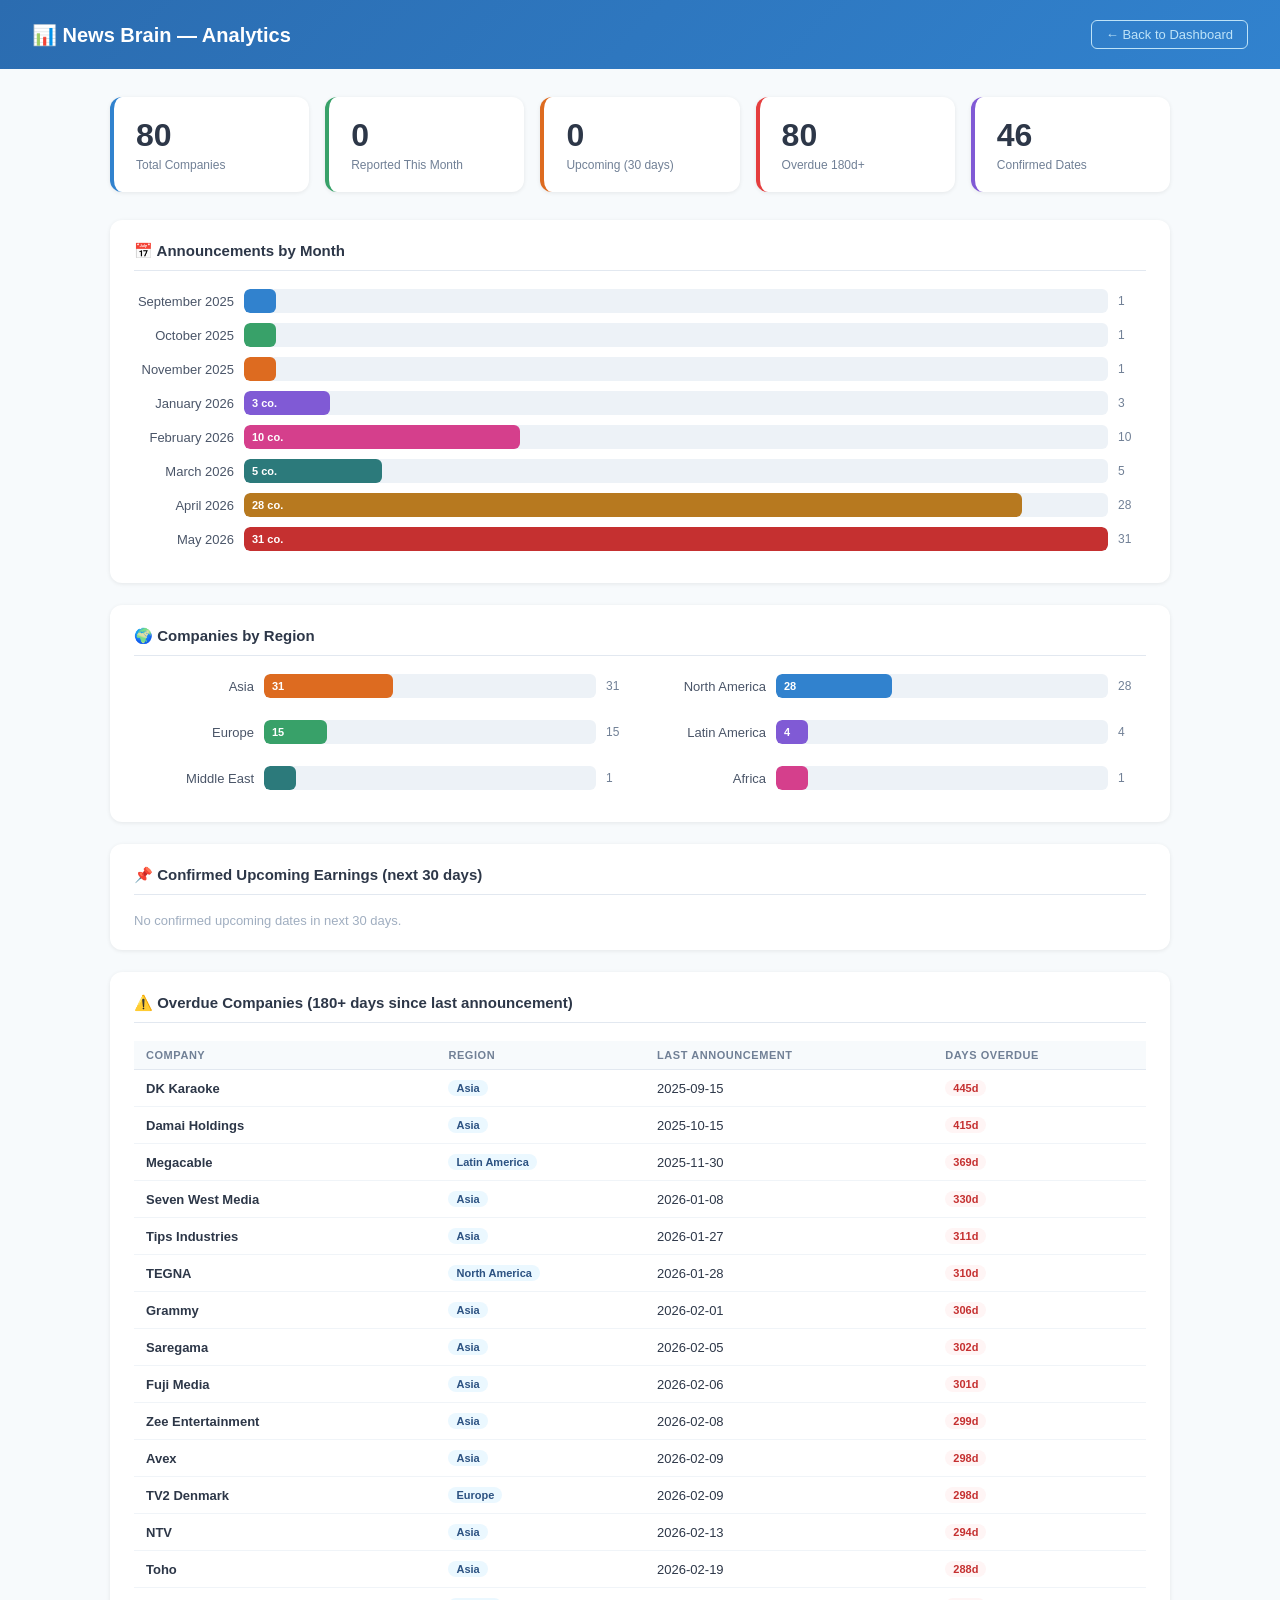
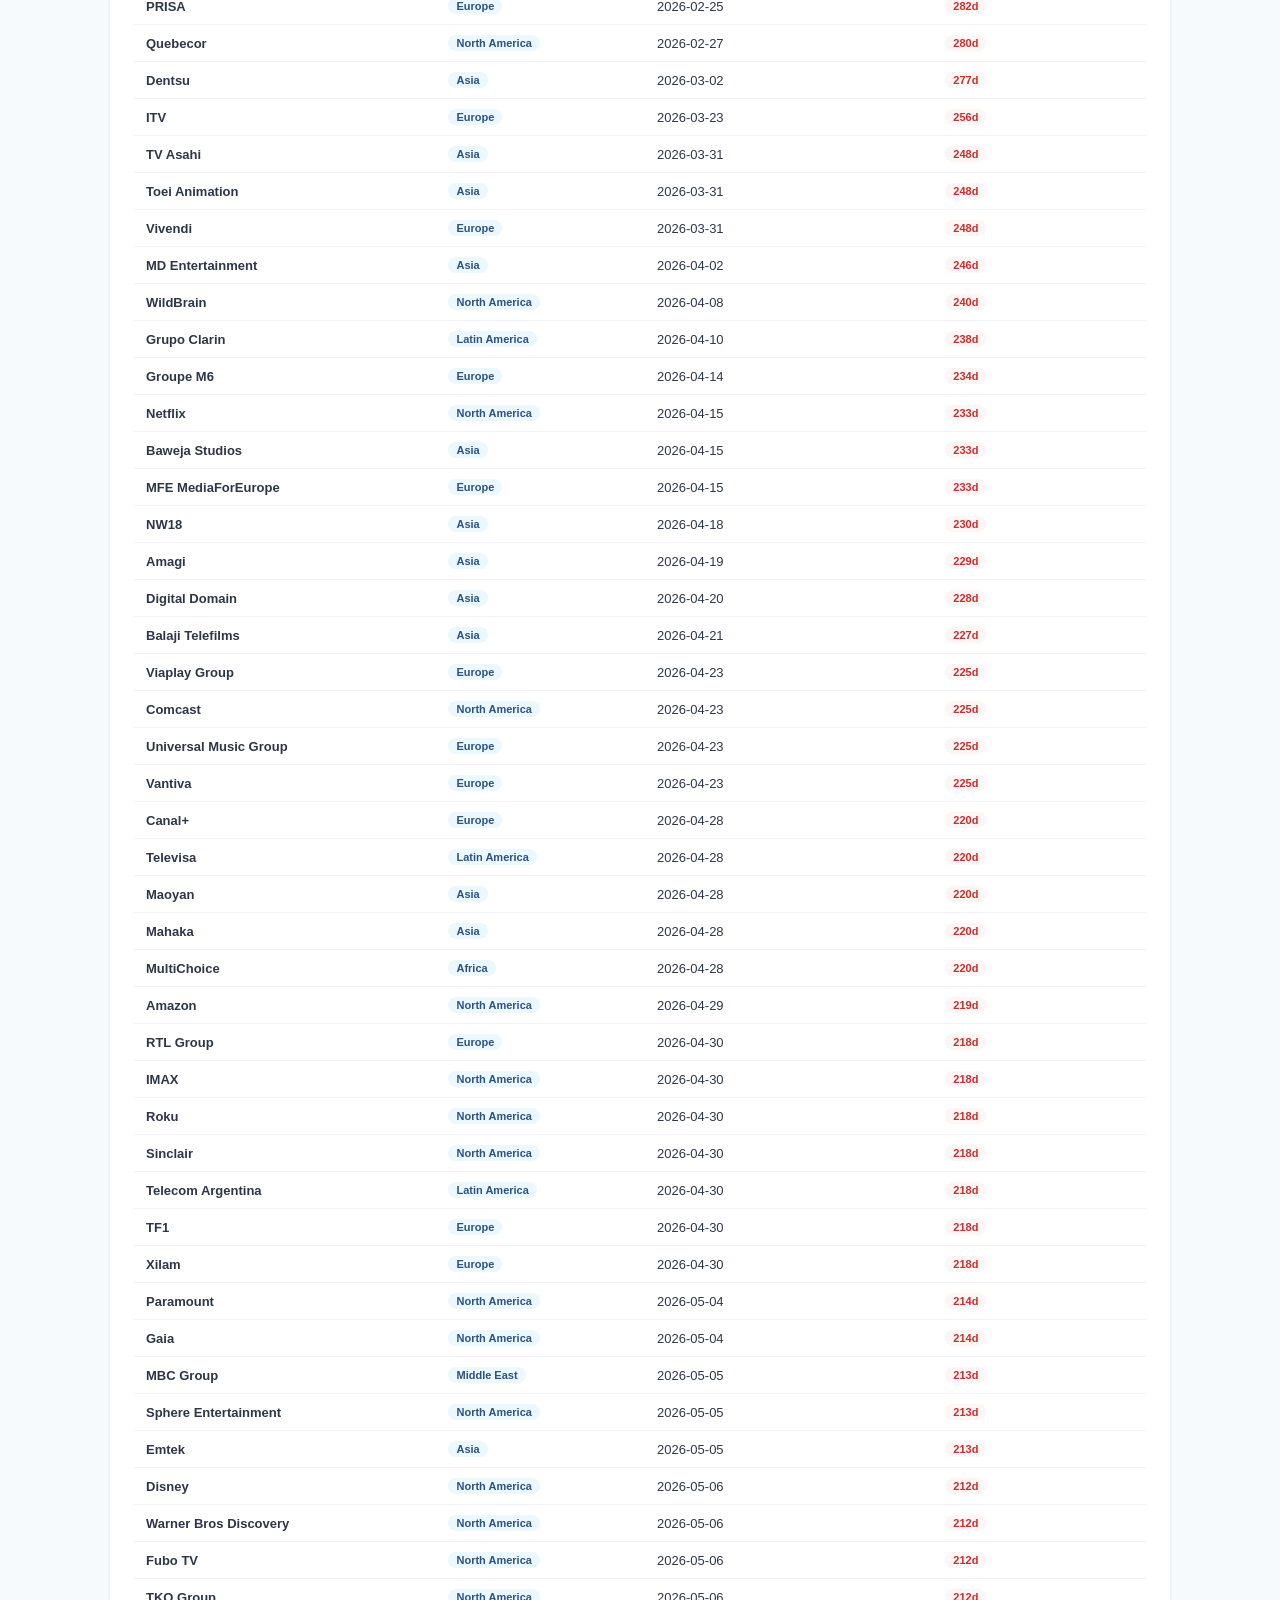
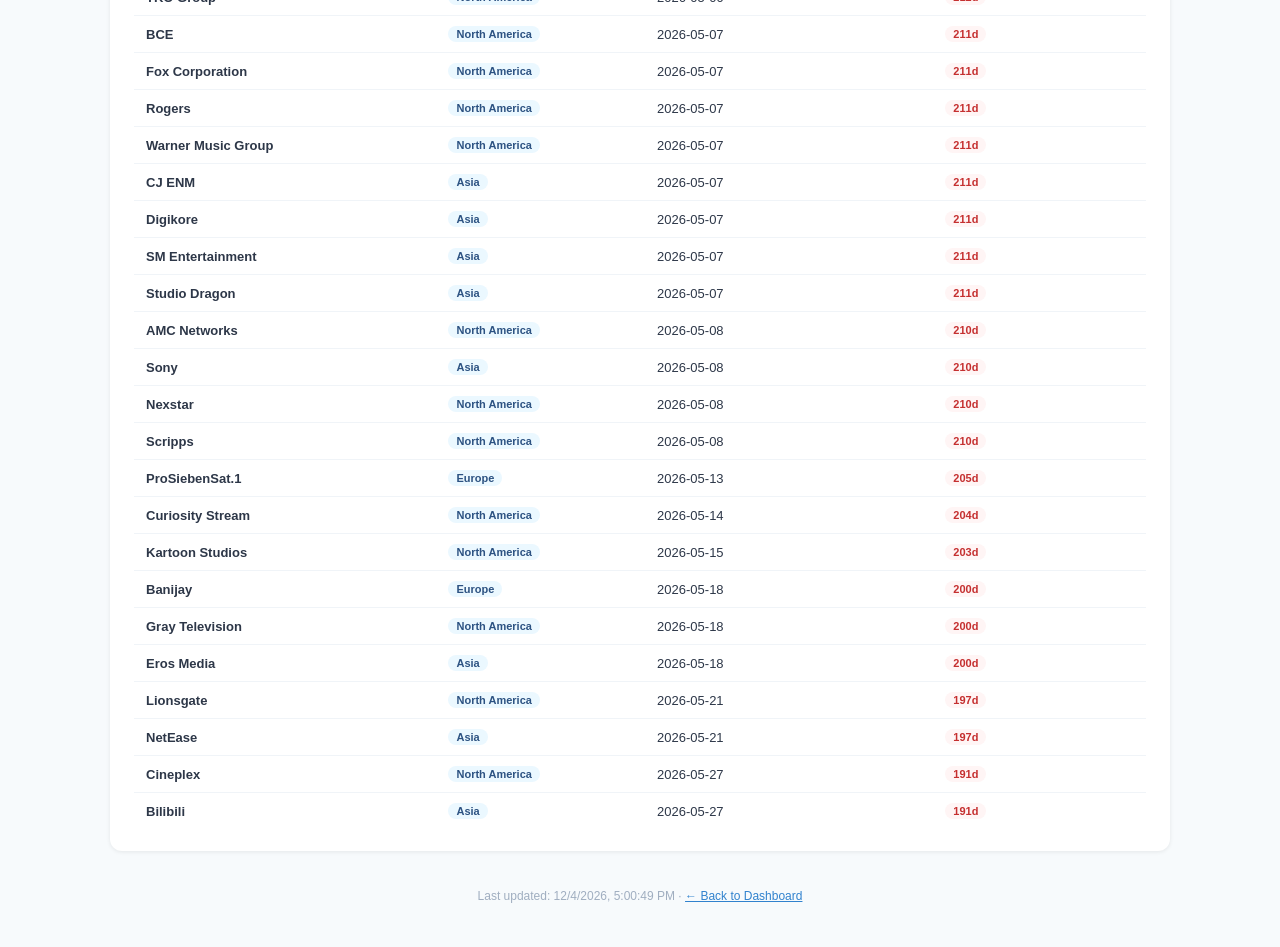
<file: analytics.html>
<!DOCTYPE html>
<html lang="en">
<head>
<meta charset="UTF-8">
<meta name="viewport" content="width=device-width, initial-scale=1.0">
<title>📊 News Brain — Analytics</title>
<style>
  * { box-sizing: border-box; margin: 0; padding: 0; }
  body { font-family: -apple-system, BlinkMacSystemFont, 'Segoe UI', sans-serif;
         background: #f7fafc; color: #2d3748; min-height: 100vh; }

  .header {
    background: linear-gradient(135deg, #2b6cb0, #3182ce);
    color: #fff; padding: 20px 32px;
    display: flex; align-items: center; justify-content: space-between;
  }
  .header h1 { font-size: 20px; font-weight: 700; }
  .header a {
    color: #bee3f8; text-decoration: none; font-size: 13px;
    padding: 6px 14px; border: 1px solid #bee3f8; border-radius: 6px;
  }
  .header a:hover { background: rgba(255,255,255,0.15); }

  .container { max-width: 1100px; margin: 0 auto; padding: 28px 20px; }

  /* ── Stat cards ── */
  .cards { display: grid; grid-template-columns: repeat(auto-fit, minmax(180px,1fr));
           gap: 16px; margin-bottom: 28px; }
  .card {
    background: #fff; border-radius: 12px; padding: 20px 22px;
    box-shadow: 0 1px 4px rgba(0,0,0,0.08);
    border-left: 4px solid #3182ce;
  }
  .card.green  { border-color: #38a169; }
  .card.orange { border-color: #dd6b20; }
  .card.red    { border-color: #e53e3e; }
  .card.purple { border-color: #805ad5; }
  .card-val  { font-size: 32px; font-weight: 800; margin-bottom: 4px; }
  .card-label{ font-size: 12px; color: #718096; font-weight: 500; }

  /* ── Section ── */
  .section {
    background: #fff; border-radius: 12px; padding: 22px 24px;
    box-shadow: 0 1px 4px rgba(0,0,0,0.08); margin-bottom: 22px;
  }
  .section h2 { font-size: 15px; font-weight: 700; margin-bottom: 18px;
                color: #2d3748; border-bottom: 1px solid #e2e8f0; padding-bottom: 10px; }

  /* ── Bar chart ── */
  .bar-row { display: flex; align-items: center; gap: 10px;
             margin-bottom: 10px; font-size: 13px; }
  .bar-label { width: 100px; text-align: right; color: #4a5568; flex-shrink: 0; }
  .bar-track { flex: 1; background: #edf2f7; border-radius: 6px; height: 24px;
               overflow: hidden; position: relative; }
  .bar-fill  { height: 100%; border-radius: 6px; display: flex; align-items: center;
               padding-left: 8px; font-size: 11px; font-weight: 700; color: #fff;
               transition: width 0.6s ease; min-width: 32px; }
  .bar-count { font-size: 12px; color: #718096; width: 28px; flex-shrink: 0; }

  /* ── Region bars ── */
  .region-grid { display: grid; grid-template-columns: 1fr 1fr; gap: 12px; }

  /* ── Upcoming table ── */
  table { width: 100%; border-collapse: collapse; font-size: 13px; }
  th { text-align: left; padding: 8px 12px; background: #f7fafc;
       color: #718096; font-size: 11px; font-weight: 600;
       text-transform: uppercase; letter-spacing: .05em; border-bottom: 1px solid #e2e8f0; }
  td { padding: 10px 12px; border-bottom: 1px solid #f0f4f8; color: #2d3748; }
  tr:last-child td { border-bottom: none; }
  tr:hover td { background: #f7fafc; }
  .badge {
    display: inline-block; padding: 2px 8px; border-radius: 10px;
    font-size: 11px; font-weight: 600;
  }
  .badge-soon   { background: #fef3c7; color: #92400e; }
  .badge-near   { background: #e6fffa; color: #234e52; }
  .badge-today  { background: #fed7d7; color: #c53030; }
  .badge-overdue{ background: #fff5f5; color: #c53030; }
  .badge-region { background: #ebf8ff; color: #2c5282; }

  .cal-link {
    display: inline-block; padding: 3px 9px; background: #3182ce;
    color: #fff; border-radius: 5px; text-decoration: none; font-size: 11px;
    font-weight: 600;
  }
  .cal-link:hover { background: #2b6cb0; }

  .loading { text-align: center; padding: 60px; color: #a0aec0; font-size: 14px; }
  .error   { text-align: center; padding: 40px; color: #e53e3e; }
</style>
</head>
<body>

<div class="header">
  <h1>📊 News Brain — Analytics</h1>
  <a href="./index.html">← Back to Dashboard</a>
</div>

<div class="container">
  <div id="root"><div class="loading">⏳ Loading analytics…</div></div>
</div>

<script>
// ── Colour palette for months ──────────────────────────────────
const MONTH_COLORS = [
  '#3182ce','#38a169','#dd6b20','#805ad5',
  '#d53f8c','#2c7a7b','#b7791f','#c53030',
  '#2b6cb0','#276749','#744210','#553c9a'
];

const REGION_COLORS = {
  'North America': '#3182ce',
  'Europe':        '#38a169',
  'Asia':          '#dd6b20',
  'Latin America': '#805ad5',
  'Africa':        '#d53f8c',
  'Middle East':   '#2c7a7b',
};

// ── Main ──────────────────────────────────────────────────────
async function init() {
  try {
    const [dataRes, logRes] = await Promise.all([fetch('./data.json'), fetch('./agent_log.json')]);
    const agentLog = logRes.ok ? await logRes.json() : null;
    const data = await dataRes.json();

    const companies  = data.companies || (Array.isArray(data) ? data : []);
    const announced  = data.announcedDates || {};
    const lsAnn      = safeJSON(localStorage.getItem('announcedDates'), {});
    const allAnn     = { ...announced, ...lsAnn };
    
    // merge localStorage dates
    const lsCompanies = safeJSON(localStorage.getItem('companiesData'), []);
    if (lsCompanies.length > 0) {
      const lsMap = {};
      for (const c of lsCompanies) lsMap[c.name] = c;
      for (const c of companies) {
        const ls = lsMap[c.name];
        if (!ls) continue;
        if (ls.lastAnnouncement && ls.lastAnnouncement > (c.lastAnnouncement || ''))
          c.lastAnnouncement = ls.lastAnnouncement;
        if (ls.expectedNext && ls.expectedNext > (c.expectedNext || ''))
          c.expectedNext = ls.expectedNext;
      }
    }
    render(companies, allAnn, agentLog);
  } catch(e) {
    document.getElementById('root').innerHTML =
      `<div class="error">❌ Could not load data.json<br><small>${e.message}</small></div>`;
  }
}

function safeJSON(str, fallback) {
  try { return JSON.parse(str||'null') || fallback; } catch(_) { return fallback; }
}

async function render(companies, allAnn, agentLog) {
  const today     = new Date(); today.setHours(0,0,0,0);
  const todayStr  = fmt(today);
  const in30      = new Date(today); in30.setDate(in30.getDate()+30);

  // ── Monthly announcement buckets ──
  const monthly = {};
  for (const c of companies) {
    if (!c.lastAnnouncement) continue;
    const d = new Date(c.lastAnnouncement);
    if (isNaN(d)) continue;
    const key = d.toLocaleString('en-US',{month:'long',year:'numeric'});
    monthly[key] = (monthly[key]||0) + 1;
  }
  // sort by date
  const monthKeys = Object.keys(monthly).sort((a,b)=>new Date(a)-new Date(b));
  const maxM = Math.max(...Object.values(monthly), 1);

  // ── Region breakdown ──
  const regions = {};
  for (const c of companies) {
    const r = c.region || 'Unknown';
    regions[r] = (regions[r]||0) + 1;
  }

  // ── Upcoming earnings ──
  const upcoming = [];
  for (const c of companies) {
    const annDate = allAnn[c.name]?.date;
    if (!annDate) continue;
    const dt = new Date(annDate); dt.setHours(0,0,0,0);
    const diff = Math.round((dt-today)/86400000);
    if (diff >= -1 && dt <= in30) {
      upcoming.push({ name:c.name, region:c.region||'', date:annDate,
                      diff, irWebsite: c.irWebsite||'#' });
    }
  }
  upcoming.sort((a,b)=>a.diff-b.diff);

  // ── Overdue ──
  const overdue = companies
    .filter(c => {
      if (!c.lastAnnouncement) return false;
      const d = new Date(c.lastAnnouncement);
      return !isNaN(d) && Math.round((today-d)/86400000) > 180;
    })
    .sort((a,b) => new Date(a.lastAnnouncement)-new Date(b.lastAnnouncement));

  // ── Summary counts ──
  const totalUpcoming30 = upcoming.filter(u=>u.diff>=0).length;
  const reportedThisMonth = (() => {
    const now = new Date();
    return companies.filter(c => {
      if (!c.lastAnnouncement) return false;
      const d = new Date(c.lastAnnouncement);
      return d.getMonth()===now.getMonth() && d.getFullYear()===now.getFullYear();
    }).length;
  })();

  document.getElementById('root').innerHTML = `

    <!-- ── Cards ── -->
    <div class="cards">
      <div class="card">
        <div class="card-val">${companies.length}</div>
        <div class="card-label">Total Companies</div>
      </div>
      <div class="card green">
        <div class="card-val">${reportedThisMonth}</div>
        <div class="card-label">Reported This Month</div>
      </div>
      <div class="card orange">
        <div class="card-val">${totalUpcoming30}</div>
        <div class="card-label">Upcoming (30 days)</div>
      </div>
      <div class="card red">
        <div class="card-val">${overdue.length}</div>
        <div class="card-label">Overdue 180d+</div>
      </div>
      <div class="card purple">
        <div class="card-val">${Object.keys(allAnn).length}</div>
        <div class="card-label">Confirmed Dates</div>
      </div>
    </div>

    <!-- ── Monthly breakdown ── -->
    <div class="section">
      <h2>📅 Announcements by Month</h2>
      ${monthKeys.map((key,i) => {
        const count = monthly[key];
        const pct   = Math.round((count/maxM)*100);
        const color = MONTH_COLORS[i % MONTH_COLORS.length];
        return `
          <div class="bar-row">
            <div class="bar-label">${key}</div>
            <div class="bar-track">
              <div class="bar-fill" style="width:${pct}%;background:${color};">
                ${count >= 3 ? count+' co.' : ''}
              </div>
            </div>
            <div class="bar-count">${count}</div>
          </div>`;
      }).join('')}
    </div>

    <!-- ── Region breakdown ── -->
    <div class="section">
      <h2>🌍 Companies by Region</h2>
      <div class="region-grid">
        ${Object.entries(regions).sort((a,b)=>b[1]-a[1]).map(([r,n])=>{
          const pct = Math.round((n/companies.length)*100);
          const col = REGION_COLORS[r]||'#718096';
          return `
            <div class="bar-row">
              <div class="bar-label" style="width:120px">${r}</div>
              <div class="bar-track">
                <div class="bar-fill" style="width:${Math.max(pct,8)}%;background:${col};">
                  ${n >= 3 ? n : ''}
                </div>
              </div>
              <div class="bar-count">${n}</div>
            </div>`;
        }).join('')}
      </div>
    </div>

    <!-- ── Upcoming earnings ── -->
    <div class="section">
      <h2>📌 Confirmed Upcoming Earnings (next 30 days)</h2>
      ${upcoming.length === 0
        ? '<p style="color:#a0aec0;font-size:13px;">No confirmed upcoming dates in next 30 days.</p>'
        : `<table>
            <thead><tr>
              <th>Company</th><th>Region</th><th>Date</th><th>Status</th><th>Calendar</th>
            </tr></thead>
            <tbody>
            ${upcoming.map(u => {
              const calDate = u.date.replace(/-/g,'');
              const calUrl  = `https://calendar.google.com/calendar/render?action=TEMPLATE`
                            + `&text=${encodeURIComponent(u.name+' Earnings')}`
                            + `&dates=${calDate}/${calDate}`
                            + `&details=${encodeURIComponent('Earnings. IR: '+u.irWebsite)}`;
              let badge = '';
              if (u.diff === 0)        badge = `<span class="badge badge-today">TODAY</span>`;
              else if (u.diff === 1)   badge = `<span class="badge badge-soon">Tomorrow</span>`;
              else if (u.diff <= 7)    badge = `<span class="badge badge-soon">${u.diff}d</span>`;
              else                     badge = `<span class="badge badge-near">${u.diff}d</span>`;
              return `<tr>
                <td><strong>${u.name}</strong></td>
                <td><span class="badge badge-region">${u.region}</span></td>
                <td>${u.date}</td>
                <td>${badge}</td>
                <td><a href="${calUrl}" target="_blank" class="cal-link">📅 Add</a></td>
              </tr>`;
            }).join('')}
            </tbody>
          </table>`
      }
    </div>

    <!-- ── Overdue ── -->
    ${overdue.length > 0 ? `
    <div class="section">
      <h2>⚠️ Overdue Companies (180+ days since last announcement)</h2>
      <table>
        <thead><tr><th>Company</th><th>Region</th><th>Last Announcement</th><th>Days Overdue</th></tr></thead>
        <tbody>
        ${overdue.map(c => {
          const days = Math.round((today - new Date(c.lastAnnouncement))/86400000);
          return `<tr>
            <td><strong>${c.name}</strong></td>
            <td><span class="badge badge-region">${c.region||''}</span></td>
            <td>${c.lastAnnouncement}</td>
            <td><span class="badge badge-overdue">${days}d</span></td>
          </tr>`;
        }).join('')}
        </tbody>
      </table>
    </div>` : ''}

   

   <div style="text-align:center;color:#a0aec0;font-size:12px;padding:16px 0;">
      Last updated: ${new Date().toLocaleString()} · 
      <a href="./index.html" style="color:#3182ce;">← Back to Dashboard</a>
    </div>
  `;

  
}


function renderAgentLog(log) {
  if (!log || !log.runs || log.runs.length === 0) {
    return `<div class="section">
      <h2>🤖 Agent Run Log</h2>
      <p style="color:#a0aec0;font-size:13px;">No agent runs recorded yet. agent_log.json not found.</p>
    </div>`;
  }

  const runs = [...log.runs].reverse().slice(0, 14); // latest 14 runs
  const sources = runs[0]?.sourceBreakdown || {};

  // Coverage gap: companies with no data in last run
  const gaps = log.runs[log.runs.length - 1]?.noData || [];

  return `
    <div class="section">
      <h2>🤖 Agent Run Log (last ${runs.length} runs)</h2>

      <table>
        <thead><tr>
          <th>Date</th><th>Updated</th><th>No Data</th><th>Cleared Stale</th><th>Sources</th>
        </tr></thead>
        <tbody>
        ${runs.map(r => `<tr>
          <td>${r.date}</td>
          <td><span style="color:#38a169;font-weight:700;">${r.updated}</span></td>
          <td><span style="color:#e53e3e;">${r.noData?.length ?? 0}</span></td>
          <td>${r.cleared ?? 0}</td>
          <td style="font-size:11px;color:#718096;">
            RSS:${r.sourceBreakdown?.rss??0} 
            IR:${r.sourceBreakdown?.ir??0} 
            yf:${r.sourceBreakdown?.yfinance??0} 
            Groq:${r.sourceBreakdown?.groq??0}
          </td>
        </tr>`).join('')}
        </tbody>
      </table>

      ${gaps.length > 0 ? `
        <div style="margin-top:18px;">
          <div style="font-size:12px;font-weight:600;color:#718096;margin-bottom:8px;">
            ⚠️ Coverage gaps in last run (${gaps.length} companies with no data):
          </div>
          <div style="display:flex;flex-wrap:wrap;gap:6px;">
            ${gaps.map(n => `<span style="background:#fff5f5;border:1px solid #fed7d7;
              color:#c53030;padding:2px 10px;border-radius:12px;font-size:12px;">${n}</span>`).join('')}
          </div>
        </div>` : ''}
    </div>
  `;
}

function fmt(d) {
  return d.getFullYear()+'-'+String(d.getMonth()+1).padStart(2,'0')+'-'+String(d.getDate()).padStart(2,'0');
}

init();
</script>
</body>
</html>
</file>
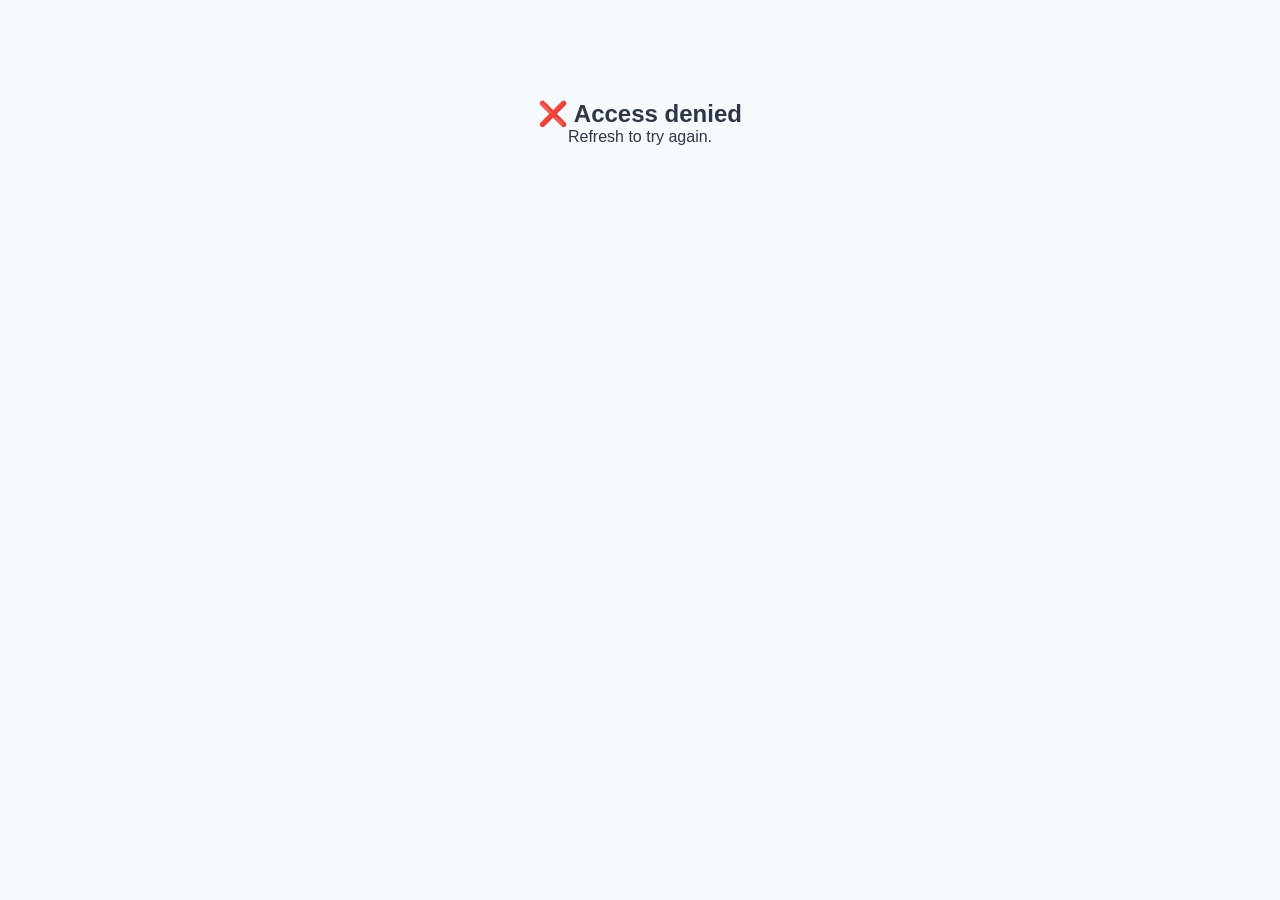
<file: review.html>
<!DOCTYPE html>
<html lang="en">
<head>
<meta charset="UTF-8">
<meta name="viewport" content="width=device-width, initial-scale=1.0">
<title>🔍 News Brain — Review</title>
<style>
  * { box-sizing: border-box; margin: 0; padding: 0; }
  body { font-family: -apple-system, BlinkMacSystemFont, 'Segoe UI', sans-serif;
         background: #f7fafc; color: #2d3748; min-height: 100vh; }

  .header {
    background: linear-gradient(135deg, #2b6cb0, #3182ce);
    color: #fff; padding: 20px 32px;
    display: flex; align-items: center; justify-content: space-between; flex-wrap: wrap; gap: 10px;
  }
  .header h1 { font-size: 20px; font-weight: 700; }
  .header-links { display: flex; gap: 8px; }
  .header-links a {
    color: #bee3f8; text-decoration: none; font-size: 13px;
    padding: 6px 14px; border: 1px solid #bee3f8; border-radius: 6px;
  }
  .header-links a:hover { background: rgba(255,255,255,0.15); }

  .container { max-width: 1200px; margin: 0 auto; padding: 28px 20px; }

  .tabs { display: flex; gap: 4px; margin-bottom: 22px; border-bottom: 2px solid #e2e8f0; }
  .tab-btn {
    padding: 10px 20px; font-size: 13px; font-weight: 600; cursor: pointer;
    border: none; background: none; color: #718096; border-bottom: 3px solid transparent;
    margin-bottom: -2px; transition: all .15s;
  }
  .tab-btn:hover { color: #3182ce; }
  .tab-btn.active { color: #3182ce; border-bottom-color: #3182ce; }
  .tab-panel { display: none; }
  .tab-panel.active { display: block; }

  .section {
    background: #fff; border-radius: 12px; padding: 22px 24px;
    box-shadow: 0 1px 4px rgba(0,0,0,0.08); margin-bottom: 22px;
  }
  .section h2 { font-size: 15px; font-weight: 700; margin-bottom: 18px;
                color: #2d3748; border-bottom: 1px solid #e2e8f0; padding-bottom: 10px; }

  table { width: 100%; border-collapse: collapse; font-size: 13px; }
  th { text-align: left; padding: 8px 12px; background: #f7fafc;
       color: #718096; font-size: 11px; font-weight: 600;
       text-transform: uppercase; letter-spacing: .05em; border-bottom: 1px solid #e2e8f0; }
  td { padding: 10px 12px; border-bottom: 1px solid #f0f4f8; color: #2d3748; vertical-align: top; }
  tr:last-child td { border-bottom: none; }
  tr:hover td { background: #f7fafc; }

  .badge { display: inline-block; padding: 2px 8px; border-radius: 10px; font-size: 11px; font-weight: 600; }
  .badge-red    { background: #fff5f5; color: #c53030; border: 1px solid #fed7d7; }
  .badge-green  { background: #f0fff4; color: #276749; border: 1px solid #c6f6d5; }
  .badge-yellow { background: #fffff0; color: #744210; border: 1px solid #faf089; }
  .badge-blue   { background: #ebf8ff; color: #2c5282; border: 1px solid #bee3f8; }

  .paste-area {
    width: 100%; min-height: 120px; padding: 12px; font-size: 12px; font-family: monospace;
    border: 1px solid #e2e8f0; border-radius: 8px; resize: vertical; outline: none;
    background: #f7fafc; color: #2d3748;
  }
  .paste-area:focus { border-color: #3182ce; background: #fff; }

  .btn {
    padding: 9px 20px; font-size: 13px; font-weight: 600; border: none;
    border-radius: 8px; cursor: pointer; transition: all .15s;
  }
  .btn-primary { background: #3182ce; color: #fff; }
  .btn-primary:hover { background: #2b6cb0; }
  .btn-success { background: #38a169; color: #fff; }
  .btn-success:hover { background: #276749; }
  .btn-danger  { background: #e53e3e; color: #fff; }
  .btn-danger:hover  { background: #c53030; }
  .btn-sm { padding: 4px 12px; font-size: 12px; }

  .row-needs-review td { background: #fffff0; }
  .row-approved td { background: #f0fff4; }
  .row-rejected td { background: #fff5f5; opacity: 0.6; }

  .loading { text-align: center; padding: 40px; color: #a0aec0; font-size: 14px; }
  .hint { font-size: 12px; color: #718096; margin-bottom: 10px; }
  .flex-row { display: flex; gap: 10px; align-items: center; flex-wrap: wrap; margin-top: 12px; }

  #pasteStatus { font-size: 13px; font-weight: 600; margin-left: 8px; }

  .csv-table-wrap { overflow-x: auto; max-height: 500px; overflow-y: auto;
                    border: 1px solid #e2e8f0; border-radius: 8px; margin-top: 8px; }
  .csv-table-wrap table { margin: 0; }
  .csv-table-wrap thead th { position: sticky; top: 0; z-index: 1; }

  .refresh-btn {
    float: right; padding: 4px 12px; font-size: 12px; font-weight: 600;
    border: 1px solid #bee3f8; background: #ebf8ff; color: #2c5282;
    border-radius: 6px; cursor: pointer;
  }
  .refresh-btn:hover { background: #bee3f8; }

  .error-box { background: #fff5f5; border: 1px solid #fed7d7; color: #c53030;
               padding: 12px 16px; border-radius: 8px; font-size: 13px; margin-top: 8px; }

  .notify {
    position: fixed; bottom: 24px; right: 24px; background: #2d3748; color: #fff;
    padding: 12px 20px; border-radius: 10px; font-size: 13px; font-weight: 600;
    box-shadow: 0 4px 16px rgba(0,0,0,0.2); z-index: 9999;
    animation: slideIn .2s ease; display: none;
  }
  @keyframes slideIn { from { transform: translateY(20px); opacity: 0; } to { transform: translateY(0); opacity: 1; } }
</style>
</head>
<body>

<div id="nbNotify" class="notify"></div>

<div class="header">
  <h1>🔍 News Brain — Review</h1>
  <div class="header-links">
    <a href="./index.html">📋 Dashboard</a>
    <a href="./analytics.html" target="_blank">📊 Analytics</a>
  </div>
</div>

<div class="container">

  <div class="tabs">
    <button class="tab-btn active" onclick="switchTab('alerts', event)">📋 Dashboard</button>
    <button class="tab-btn" onclick="switchTab('earnings', event)">📅 Earnings Dates</button>
    <button class="tab-btn" onclick="switchTab('queue', event)">✅ Manual Paste Queue</button>
  </div>

  <!-- Tab 1: Dashboard (Google Sheet) -->
  <div id="tab-alerts" class="tab-panel active">
    <div class="section">
      <h2>📰 Dashboard — Live Sheet
        <button class="refresh-btn" onclick="loadSheetCSV('alerts')">🔄 Refresh</button>
      </h2>
      <p class="hint">Live view fetched directly from Google Sheets. Read-only.</p>
      <div id="alerts-table"><div class="loading">⏳ Loading…</div></div>
    </div>
  </div>

  <!-- Tab 2: Earnings Dates (Google Sheet) -->
  <div id="tab-earnings" class="tab-panel">
    <div class="section">
      <h2>📅 Earnings Dates — Live Sheet
        <button class="refresh-btn" onclick="loadSheetCSV('earnings')">🔄 Refresh</button>
      </h2>
      <p class="hint">Earnings dates extracted from alerts. Copy rows and paste in Manual Paste Queue to approve.</p>
      <div id="earnings-table"><div class="loading">⏳ Loading…</div></div>
    </div>
  </div>

  <!-- Tab 3: Manual Paste Queue -->
  <div id="tab-queue" class="tab-panel">
    <div class="section">
      <h2>📋 Manual Paste Queue</h2>
      <p class="hint">1. Open Earnings Dates tab → Select All → Copy &nbsp;|&nbsp; 2. Paste below → Parse &nbsp;|&nbsp; 3. Approve rows</p>
      <textarea id="csvPaste" class="paste-area" placeholder="Paste copied cells from Earnings Dates sheet here…"></textarea>
      <div class="flex-row">
        <button class="btn btn-primary" onclick="parsePaste()">🔍 Parse</button>
        <button class="btn btn-success" onclick="approveAll()">✅ Approve All Upcoming</button>
        <button class="btn btn-sm" style="background:#f7fafc;border:1px solid #e2e8f0;" onclick="clearQueue()">🗑 Clear</button>
        <span id="pasteStatus"></span>
      </div>
    </div>
    <div id="queueRoot"></div>
  </div>

</div>

<script>
// ── Password gate ──
(function() {
  const PASS = 'newsbrain2026', KEY = 'nb_auth';
  if (sessionStorage.getItem(KEY) === 'ok') return;
  const pwd = prompt('🔐 News Brain — Enter password:');
  if (pwd === PASS) { sessionStorage.setItem(KEY, 'ok'); }
  else {
    document.body.innerHTML = '<div style="text-align:center;padding:100px;font-family:sans-serif;"><h2>❌ Access denied</h2><p>Refresh to try again.</p></div>';
    throw new Error('Auth failed');
  }
})();

// ── Sheet config ──
const SHEET_ID = '13_gzOaJ5NNGQ3ax-I-tU2sXtX06Zij5UO1Mh4R9YTww';
const GIDS = { alerts: '86938798', earnings: '445435022' };

// ── CSV fetch + render ──
async function loadSheetCSV(tab) {
  const el = document.getElementById(tab + '-table');
  el.innerHTML = '<div class="loading">⏳ Fetching…</div>';
  const url = `https://docs.google.com/spreadsheets/d/${SHEET_ID}/export?format=csv&gid=${GIDS[tab]}`;
  try {
    const res = await fetch(url);
    if (!res.ok) throw new Error(`HTTP ${res.status}`);
    el.innerHTML = renderCSVTable(await res.text());
  } catch(e) {
    el.innerHTML = `<div class="error-box">❌ Failed to load: ${e.message}</div>`;
  }
}

function parseCSVLine(line) {
  const cols = []; let cur = '', inQ = false;
  for (let i = 0; i < line.length; i++) {
    const c = line[i];
    if (c === '"' && !inQ) inQ = true;
    else if (c === '"' && inQ) { if (line[i+1] === '"') { cur += '"'; i++; } else inQ = false; }
    else if (c === ',' && !inQ) { cols.push(cur); cur = ''; }
    else cur += c;
  }
  cols.push(cur); return cols;
}

function renderCSVTable(csv) {
  const lines = csv.trim().split('\n').filter(l => l.trim());
  if (!lines.length) return '<p style="color:#a0aec0;font-size:13px;">No data found.</p>';
  const headers = parseCSVLine(lines[0]);
  const rows = lines.slice(1).map(l => parseCSVLine(l));
  return `<div class="csv-table-wrap"><table>
    <thead><tr>${headers.map(h => `<th>${h}</th>`).join('')}</tr></thead>
    <tbody>${rows.map(r => `<tr>${r.map(c => `<td>${c}</td>`).join('')}</tr>`).join('')}</tbody>
  </table></div>
  <p style="font-size:11px;color:#a0aec0;margin-top:8px;">${rows.length} rows · ${new Date().toLocaleTimeString()}</p>`;
}

// ── Tab switching ──
function switchTab(name, e) {
  document.querySelectorAll('.tab-btn').forEach(b => b.classList.remove('active'));
  document.querySelectorAll('.tab-panel').forEach(p => p.classList.remove('active'));
  document.getElementById('tab-' + name).classList.add('active');
  if (e && e.target) e.target.classList.add('active');
  if ((name === 'alerts' || name === 'earnings') &&
      document.getElementById(name + '-table').querySelector('.loading')) {
    loadSheetCSV(name);
  }
}

// ── Notification ──
function notify(msg, color) {
  const el = document.getElementById('nbNotify');
  el.textContent = msg; el.style.background = color || '#2d3748';
  el.style.display = 'block';
  setTimeout(() => { el.style.display = 'none'; }, 3000);
}

// ── Manual Paste Queue ──
let parsedRows = [];

function parsePaste() {
  const raw = document.getElementById('csvPaste').value.trim();
  if (!raw) { document.getElementById('pasteStatus').textContent = '⚠️ Nothing pasted'; return; }
  const lines = raw.split('\n').filter(l => l.trim());
  const rows = [];
  for (const line of lines) {
    const cols = line.split('\t').map(c => c.trim());
    if (cols.length < 2) continue;
    const company = cols[0], period = cols[1]||'', schedDate = cols[2]||'',
          relDate = cols[3]||'', notes = cols[4]||'', url = cols[5]||'';
    if (company.toLowerCase() === 'company' || !company) continue;
    const needsReview = notes.toLowerCase().includes('manual') || (!schedDate && !relDate);
    const date = schedDate || relDate || '';
    rows.push({ company, period, schedDate, relDate, date, notes, url, needsReview, status: 'pending' });
  }
  parsedRows = rows;
  document.getElementById('pasteStatus').textContent = `✅ ${rows.length} rows parsed`;
  renderQueue();
}

function renderQueue() {
  const root = document.getElementById('queueRoot');
  if (!parsedRows.length) { root.innerHTML = ''; return; }
  const pending  = parsedRows.filter(r => r.status==='pending').length;
  const approved = parsedRows.filter(r => r.status==='approved').length;
  const rejected = parsedRows.filter(r => r.status==='rejected').length;
  root.innerHTML = `
    <div class="section">
      <h2>📋 Parsed Rows
        <span style="font-size:12px;font-weight:400;color:#718096;margin-left:10px;">
          ${pending} pending · ${approved} approved · ${rejected} rejected
        </span>
      </h2>
      <table>
        <thead><tr>
          <th>Company</th><th>Period</th><th>Sched Date</th><th>Released Date</th><th>Notes</th><th>URL</th><th>Action</th>
        </tr></thead>
        <tbody>
        ${parsedRows.map((r, i) => {
          const rowClass = r.status==='approved' ? 'row-approved' : r.status==='rejected' ? 'row-rejected' : r.needsReview ? 'row-needs-review' : '';
          const actionHtml = r.status==='approved'
            ? `<span style="color:#276749;font-weight:700;font-size:12px;">✅ Approved</span>`
            : r.status==='rejected'
            ? `<span style="color:#c53030;font-weight:700;font-size:12px;">❌ Rejected</span>`
            : `<div style="display:flex;gap:6px;flex-wrap:wrap;">
                ${r.date
                  ? `<button class="btn btn-success btn-sm" onclick="approveRow(${i})">✅ Approve</button>`
                  : `<button class="btn btn-sm" style="background:#fef3c7;border:1px solid #f6e05e;color:#744210;" onclick="promptDate(${i})">📅 Add Date</button>`
                }
                <button class="btn btn-danger btn-sm" onclick="rejectRow(${i})">✕</button>
              </div>`;
          return `<tr class="${rowClass}">
            <td><strong>${r.company}</strong></td>
            <td><span class="badge badge-blue">${r.period}</span></td>
            <td>${r.schedDate||'—'}</td><td>${r.relDate||'—'}</td>
            <td>${r.needsReview ? '<span class="badge badge-yellow">⚑ Manual</span>' : (r.notes||'—')}</td>
            <td>${r.url ? `<a href="${r.url}" target="_blank" style="color:#3182ce;font-size:11px;">🔗 Link</a>` : '—'}</td>
            <td>${actionHtml}</td>
          </tr>`;
        }).join('')}
        </tbody>
      </table>
    </div>`;
}

function approveRow(i) {
  const r = parsedRows[i];
  if (!r.date) { notify('⚠️ No date to approve', '#dd6b20'); return; }
  const normalized = normalizeDate(r.date);
  if (!normalized) { notify(`⚠️ Could not parse date: ${r.date}`, '#dd6b20'); return; }
  let store = {};
  try { store = JSON.parse(localStorage.getItem('announcedDates') || '{}'); } catch(_) {}
  store[r.company] = { date: normalized, url: r.url||null, timestamp: new Date().toLocaleString(), source: 'manual' };
  localStorage.setItem('announcedDates', JSON.stringify(store));
  parsedRows[i].status = 'approved';
  renderQueue();
  notify(`📅 ${r.company} → ${normalized} saved`, '#38a169');
}

function rejectRow(i) { parsedRows[i].status = 'rejected'; renderQueue(); }

function promptDate(i) {
  const r = parsedRows[i];
  const input = prompt(`📅 Enter date for ${r.company} (${r.period})\nFormat: YYYY-MM-DD`, '');
  if (!input) return;
  parsedRows[i].date = input.trim();
  renderQueue();
}

function approveAll() {
  let count = 0;
  parsedRows.forEach((r, i) => {
    if (r.status !== 'pending' || !r.date) return;
    const normalized = normalizeDate(r.date);
    if (!normalized) return;
    let store = {};
    try { store = JSON.parse(localStorage.getItem('announcedDates') || '{}'); } catch(_) {}
    store[r.company] = { date: normalized, url: r.url||null, timestamp: new Date().toLocaleString(), source: 'manual' };
    localStorage.setItem('announcedDates', JSON.stringify(store));
    parsedRows[i].status = 'approved';
    count++;
  });
  renderQueue();
  notify(`✅ ${count} dates approved`, '#38a169');
}

function clearQueue() {
  parsedRows = [];
  document.getElementById('csvPaste').value = '';
  document.getElementById('pasteStatus').textContent = '';
  document.getElementById('queueRoot').innerHTML = '';
}

function normalizeDate(str) {
  if (!str) return null;
  str = str.trim();
  if (/^\d{4}-\d{2}-\d{2}$/.test(str)) return str;
  const MONTHS = { jan:1,feb:2,mar:3,apr:4,may:5,jun:6,jul:7,aug:8,sep:9,oct:10,nov:11,dec:12,
    january:1,february:2,march:3,april:4,june:6,july:7,august:8,september:9,october:10,november:11,december:12 };
  const m1 = str.match(/^(\d{1,2})\s+([a-z]+)\s+(\d{4})$/i);
  if (m1) { const mo = MONTHS[m1[2].toLowerCase()]; if (mo) return `${m1[3]}-${String(mo).padStart(2,'0')}-${String(m1[1]).padStart(2,'0')}`; }
  const m2 = str.match(/^([a-z]+)\s+(\d{1,2})\s*,?\s*(\d{4})$/i);
  if (m2) { const mo = MONTHS[m2[1].toLowerCase()]; if (mo) return `${m2[3]}-${String(mo).padStart(2,'0')}-${String(m2[2]).padStart(2,'0')}`; }
  const d = new Date(str);
  if (!isNaN(d)) return d.toISOString().split('T')[0];
  return null;
}
</script>
</body>
</html>
</file>
